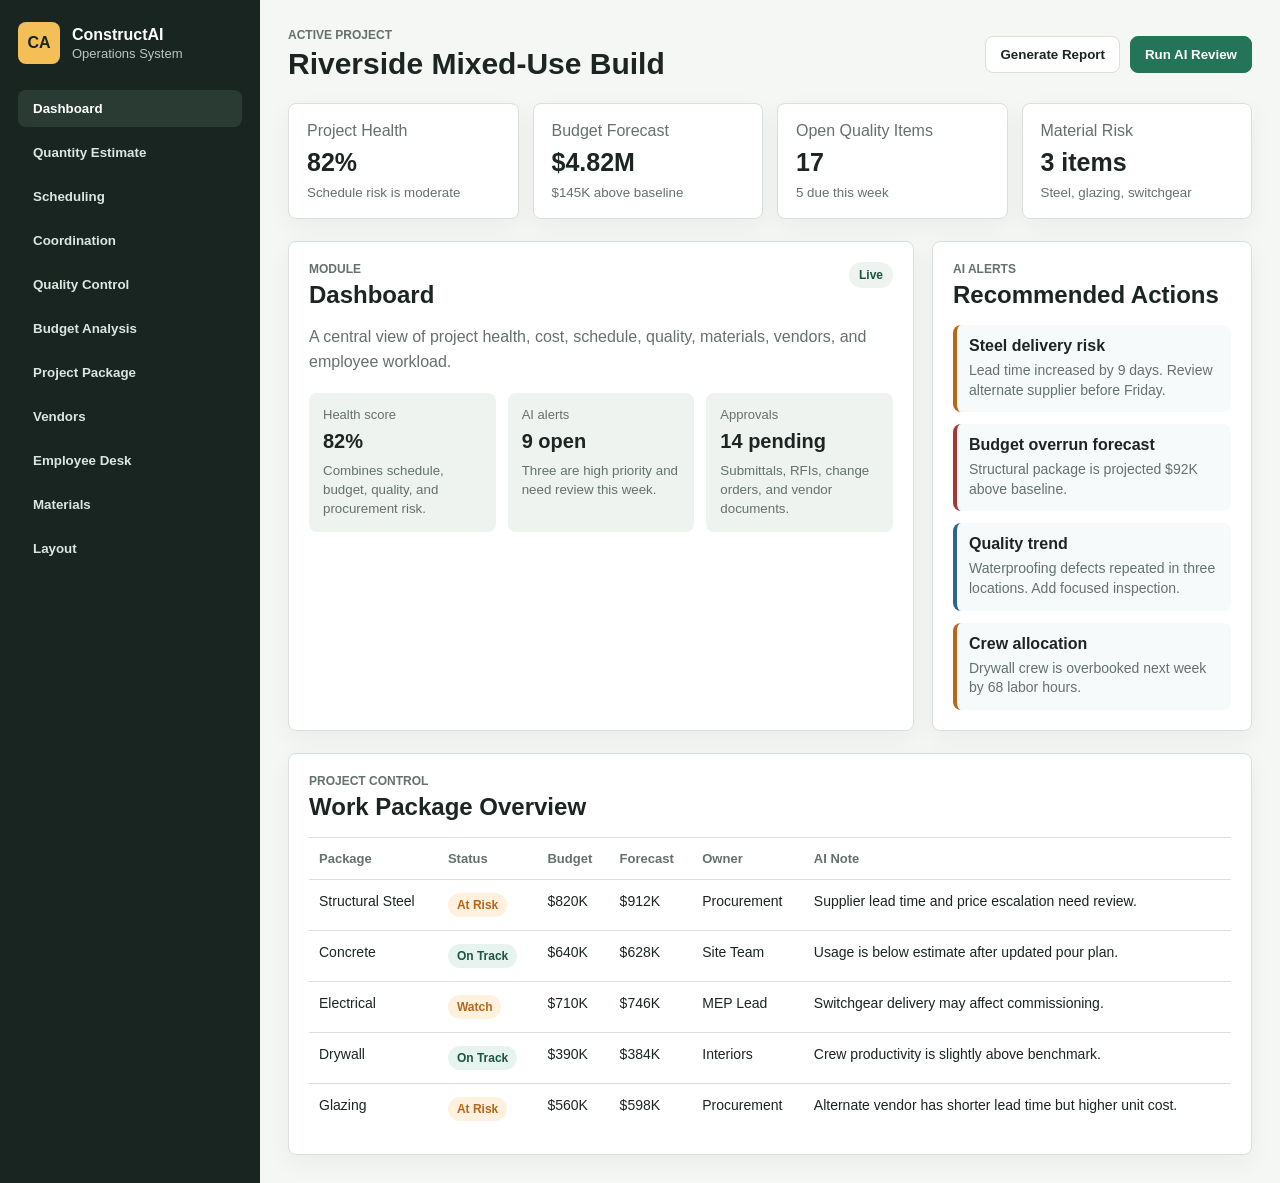
<file: index.html>
<!doctype html>
<html lang="en">
<head>
  <meta charset="utf-8">
  <meta name="viewport" content="width=device-width, initial-scale=1">
  <title>ConstructAI Operations System</title>
  <link rel="stylesheet" href="styles.css">
</head>
<body>
  <aside class="sidebar">
    <div class="brand">
      <div class="brand-mark">CA</div>
      <div>
        <strong>ConstructAI</strong>
        <span>Operations System</span>
      </div>
    </div>

    <nav aria-label="System modules">
      <button class="nav-item active" data-module="dashboard">Dashboard</button>
      <button class="nav-item" data-module="estimate">Quantity Estimate</button>
      <button class="nav-item" data-module="schedule">Scheduling</button>
      <button class="nav-item" data-module="coordination">Coordination</button>
      <button class="nav-item" data-module="quality">Quality Control</button>
      <button class="nav-item" data-module="budget">Budget Analysis</button>
      <button class="nav-item" data-module="package">Project Package</button>
      <button class="nav-item" data-module="vendors">Vendors</button>
      <button class="nav-item" data-module="employees">Employee Desk</button>
      <button class="nav-item" data-module="materials">Materials</button>
      <button class="nav-item" data-module="layout">Layout</button>
    </nav>
  </aside>

  <main class="main">
    <header class="topbar">
      <div>
        <p class="eyebrow">Active project</p>
        <h1>Riverside Mixed-Use Build</h1>
      </div>
      <div class="actions">
        <button>Generate Report</button>
        <button class="primary">Run AI Review</button>
      </div>
    </header>

    <section class="score-row">
      <article>
        <span>Project Health</span>
        <strong>82%</strong>
        <small>Schedule risk is moderate</small>
      </article>
      <article>
        <span>Budget Forecast</span>
        <strong>$4.82M</strong>
        <small>$145K above baseline</small>
      </article>
      <article>
        <span>Open Quality Items</span>
        <strong>17</strong>
        <small>5 due this week</small>
      </article>
      <article>
        <span>Material Risk</span>
        <strong>3 items</strong>
        <small>Steel, glazing, switchgear</small>
      </article>
    </section>

    <section class="content-grid">
      <article class="panel module-panel">
        <div class="panel-header">
          <div>
            <p class="eyebrow">Module</p>
            <h2 id="module-title">Dashboard</h2>
          </div>
          <span id="module-status" class="status">Live</span>
        </div>
        <p id="module-description" class="description"></p>
        <div id="module-details" class="detail-grid"></div>
      </article>

      <article class="panel">
        <div class="panel-header">
          <div>
            <p class="eyebrow">AI alerts</p>
            <h2>Recommended Actions</h2>
          </div>
        </div>
        <div class="alert-list" id="alert-list"></div>
      </article>
    </section>

    <section class="panel wide-panel">
      <div class="panel-header">
        <div>
          <p class="eyebrow">Project control</p>
          <h2>Work Package Overview</h2>
        </div>
      </div>
      <div class="table-wrap">
        <table>
          <thead>
            <tr>
              <th>Package</th>
              <th>Status</th>
              <th>Budget</th>
              <th>Forecast</th>
              <th>Owner</th>
              <th>AI Note</th>
            </tr>
          </thead>
          <tbody id="package-table"></tbody>
        </table>
      </div>
    </section>
  </main>

  <script src="app.js"></script>
</body>
</html>
</file>
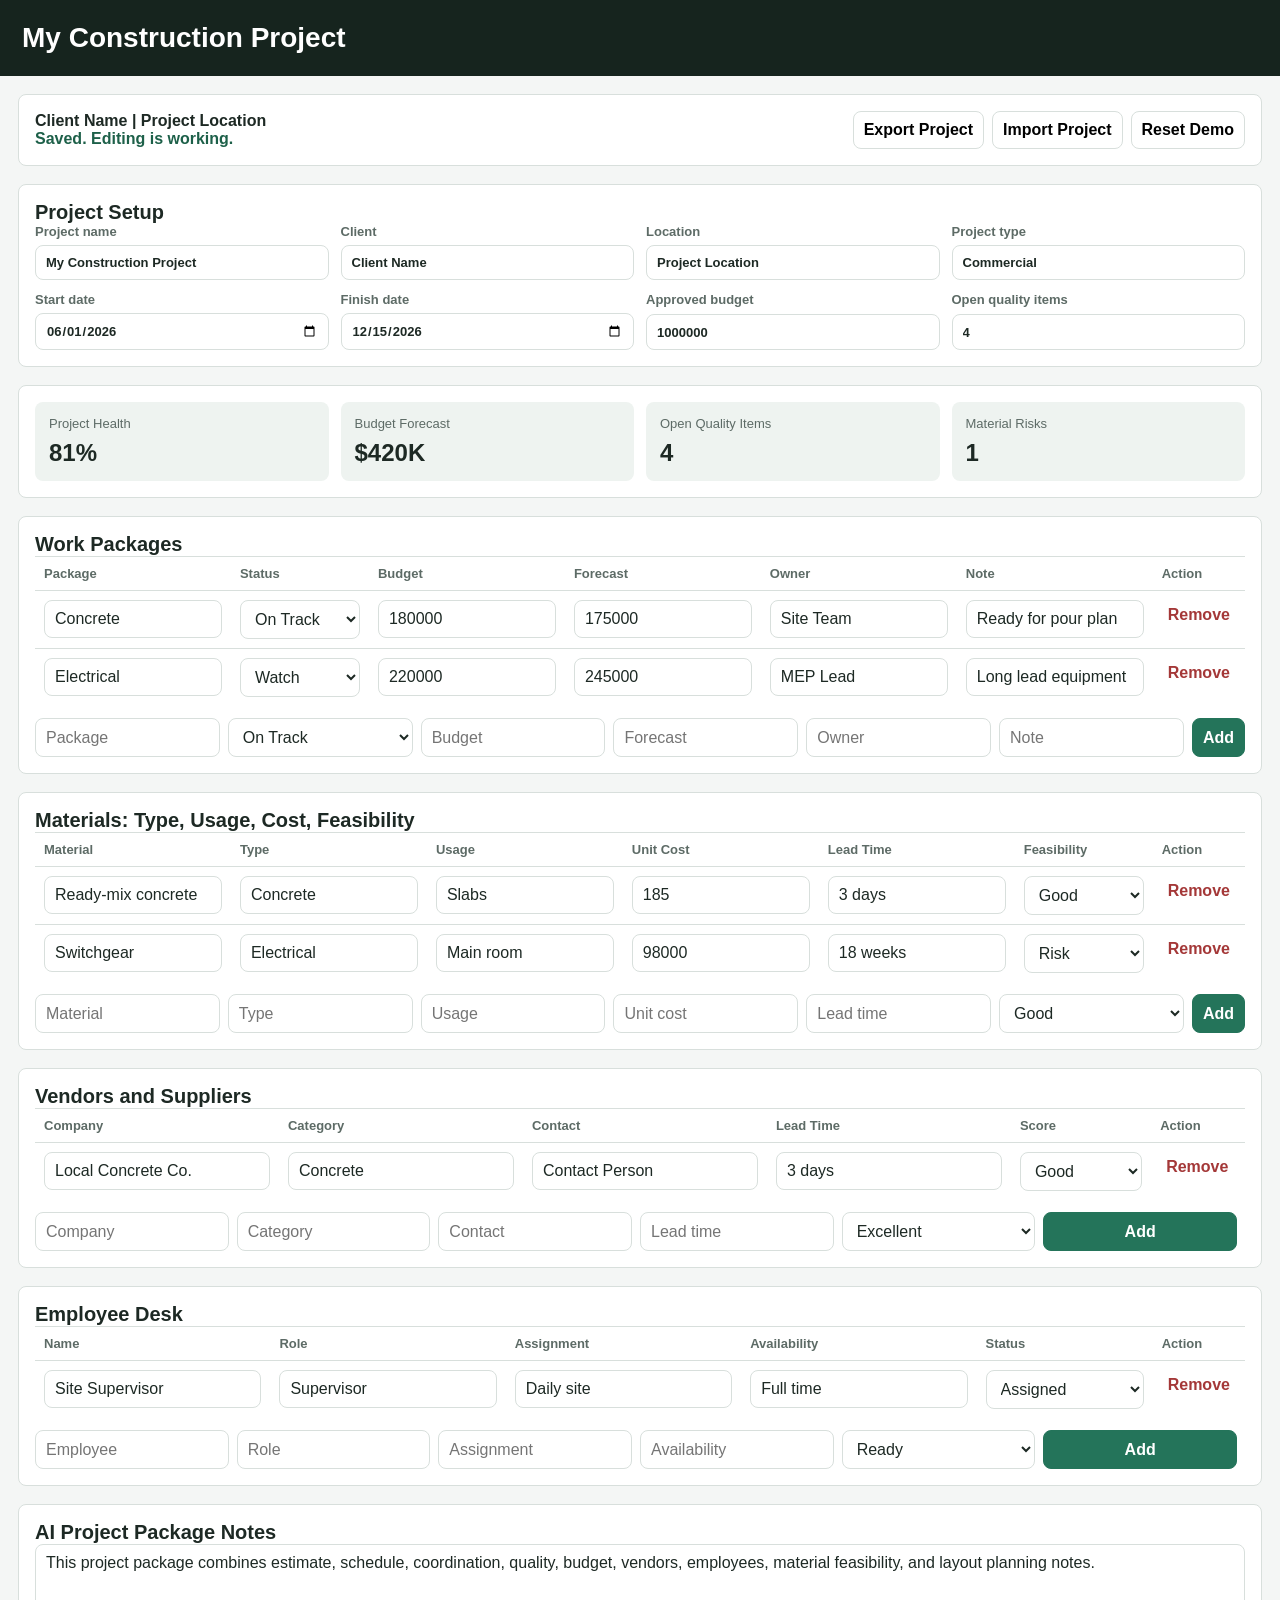
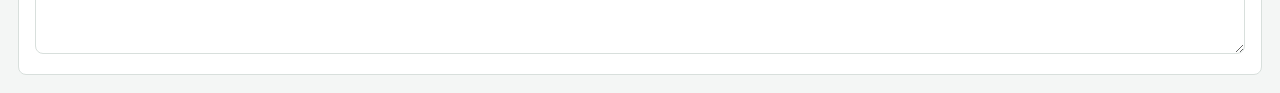
<file: editable-construction-system.html>
<!doctype html>
<html lang="en">
<head>
  <meta charset="utf-8">
  <meta name="viewport" content="width=device-width, initial-scale=1">
  <title>Editable Construction AI System</title>
  <style>
    * { box-sizing: border-box; }
    body { margin: 0; font-family: Arial, Helvetica, sans-serif; background: #f4f6f5; color: #1d2924; }
    header { background: #16241e; color: #fff; padding: 22px; }
    main { display: grid; gap: 18px; padding: 18px; }
    h1, h2 { margin: 0; }
    h1 { font-size: 28px; }
    h2 { font-size: 20px; }
    .bar, section { background: #fff; border: 1px solid #d8dfdc; border-radius: 8px; padding: 16px; }
    .bar { display: flex; justify-content: space-between; gap: 12px; flex-wrap: wrap; align-items: center; }
    .status { color: #1d6049; font-weight: 700; }
    .grid { display: grid; grid-template-columns: repeat(4, minmax(0, 1fr)); gap: 12px; }
    label { display: grid; gap: 6px; color: #5d6b66; font-size: 13px; font-weight: 700; }
    input, select, textarea, button { font: inherit; border-radius: 8px; border: 1px solid #d8dfdc; padding: 9px 10px; }
    input, select, textarea { width: 100%; background: #fff; color: #1d2924; }
    button { cursor: pointer; font-weight: 700; background: #fff; }
    button.primary { background: #24745a; color: #fff; border-color: #24745a; }
    .actions { display: flex; gap: 8px; flex-wrap: wrap; }
    .cards { display: grid; grid-template-columns: repeat(4, minmax(0, 1fr)); gap: 12px; }
    .card { background: #eef3f0; border-radius: 8px; padding: 14px; }
    .card span { color: #5d6b66; display: block; font-size: 13px; margin-bottom: 8px; }
    .card strong { display: block; font-size: 24px; }
    .table-wrap { overflow-x: auto; }
    table { border-collapse: collapse; width: 100%; min-width: 820px; }
    th, td { border-top: 1px solid #d8dfdc; padding: 9px; text-align: left; vertical-align: top; }
    th { color: #5d6b66; font-size: 13px; }
    td input, td select { min-width: 120px; }
    .add-row { display: grid; grid-template-columns: repeat(6, minmax(120px, 1fr)) auto; gap: 8px; margin-top: 12px; }
    .remove { color: #a43838; border: 0; background: transparent; padding: 6px; }
    .hidden { display: none; }
    @media (max-width: 900px) {
      .grid, .cards, .add-row { grid-template-columns: 1fr; }
    }
  </style>
</head>
<body>
  <header>
    <h1 id="title">Construction AI Automation System</h1>
  </header>

  <main>
    <div class="bar">
      <div>
        <strong id="project-label">Editable project workspace</strong>
        <div class="status" id="status">Ready to edit</div>
      </div>
      <div class="actions">
        <button id="exportBtn" type="button">Export Project</button>
        <button id="importBtn" type="button">Import Project</button>
        <button id="resetBtn" type="button">Reset Demo</button>
        <input class="hidden" id="importFile" type="file" accept="application/json">
      </div>
    </div>

    <section>
      <h2>Project Setup</h2>
      <div class="grid" id="projectFields"></div>
    </section>

    <section class="cards">
      <div class="card"><span>Project Health</span><strong id="health">0%</strong></div>
      <div class="card"><span>Budget Forecast</span><strong id="forecast">$0</strong></div>
      <div class="card"><span>Open Quality Items</span><strong id="quality">0</strong></div>
      <div class="card"><span>Material Risks</span><strong id="risks">0</strong></div>
    </section>

    <section>
      <h2>Work Packages</h2>
      <div class="table-wrap"><table id="packagesTable"></table></div>
      <form class="add-row" data-add="packages">
        <input name="name" placeholder="Package" required>
        <select name="status"><option>On Track</option><option>Watch</option><option>At Risk</option></select>
        <input name="budget" type="number" placeholder="Budget" required>
        <input name="forecast" type="number" placeholder="Forecast" required>
        <input name="owner" placeholder="Owner" required>
        <input name="note" placeholder="Note">
        <button class="primary">Add</button>
      </form>
    </section>

    <section>
      <h2>Materials: Type, Usage, Cost, Feasibility</h2>
      <div class="table-wrap"><table id="materialsTable"></table></div>
      <form class="add-row" data-add="materials">
        <input name="name" placeholder="Material" required>
        <input name="type" placeholder="Type" required>
        <input name="usage" placeholder="Usage" required>
        <input name="unitCost" type="number" placeholder="Unit cost" required>
        <input name="leadTime" placeholder="Lead time" required>
        <select name="feasibility"><option>Good</option><option>Review</option><option>Risk</option></select>
        <button class="primary">Add</button>
      </form>
    </section>

    <section>
      <h2>Vendors and Suppliers</h2>
      <div class="table-wrap"><table id="vendorsTable"></table></div>
      <form class="add-row" data-add="vendors">
        <input name="company" placeholder="Company" required>
        <input name="category" placeholder="Category" required>
        <input name="contact" placeholder="Contact" required>
        <input name="leadTime" placeholder="Lead time" required>
        <select name="score"><option>Excellent</option><option>Good</option><option>Review</option></select>
        <button class="primary">Add</button>
      </form>
    </section>

    <section>
      <h2>Employee Desk</h2>
      <div class="table-wrap"><table id="employeesTable"></table></div>
      <form class="add-row" data-add="employees">
        <input name="name" placeholder="Employee" required>
        <input name="role" placeholder="Role" required>
        <input name="assignment" placeholder="Assignment" required>
        <input name="availability" placeholder="Availability" required>
        <select name="status"><option>Ready</option><option>Assigned</option><option>Training Needed</option></select>
        <button class="primary">Add</button>
      </form>
    </section>

    <section>
      <h2>AI Project Package Notes</h2>
      <textarea id="packageNotes" rows="5"></textarea>
    </section>
  </main>

  <script>
    var key = "editable-construction-ai-system";
    var demo = {
      project: {
        name: "My Construction Project",
        client: "Client Name",
        location: "Project Location",
        type: "Commercial",
        startDate: "2026-06-01",
        finishDate: "2026-12-15",
        approvedBudget: 1000000,
        qualityOpen: 4
      },
      packages: [
        { name: "Concrete", status: "On Track", budget: 180000, forecast: 175000, owner: "Site Team", note: "Ready for pour plan" },
        { name: "Electrical", status: "Watch", budget: 220000, forecast: 245000, owner: "MEP Lead", note: "Long lead equipment" }
      ],
      materials: [
        { name: "Ready-mix concrete", type: "Concrete", usage: "Slabs", unitCost: 185, leadTime: "3 days", feasibility: "Good" },
        { name: "Switchgear", type: "Electrical", usage: "Main room", unitCost: 98000, leadTime: "18 weeks", feasibility: "Risk" }
      ],
      vendors: [
        { company: "Local Concrete Co.", category: "Concrete", contact: "Contact Person", leadTime: "3 days", score: "Good" }
      ],
      employees: [
        { name: "Site Supervisor", role: "Supervisor", assignment: "Daily site", availability: "Full time", status: "Assigned" }
      ],
      notes: "This project package combines estimate, schedule, coordination, quality, budget, vendors, employees, material feasibility, and layout planning notes."
    };
    var data = load();

    function copy(obj) { return JSON.parse(JSON.stringify(obj)); }
    function load() {
      try {
        var saved = localStorage.getItem(key);
        return saved ? JSON.parse(saved) : copy(demo);
      } catch (error) {
        return copy(demo);
      }
    }
    function save() {
      try {
        localStorage.setItem(key, JSON.stringify(data));
        text("status", "Saved. Editing is working.");
      } catch (error) {
        text("status", "Editing works, but browser storage is blocked. Use Export Project.");
      }
    }
    function text(id, value) { document.getElementById(id).textContent = value; }
    function money(value) {
      var amount = Number(value || 0);
      if (amount >= 1000000) return "$" + (amount / 1000000).toFixed(2) + "M";
      if (amount >= 1000) return "$" + Math.round(amount / 1000) + "K";
      return "$" + amount.toLocaleString();
    }
    function fields() {
      var list = [
        ["name", "Project name", "text"],
        ["client", "Client", "text"],
        ["location", "Location", "text"],
        ["type", "Project type", "text"],
        ["startDate", "Start date", "date"],
        ["finishDate", "Finish date", "date"],
        ["approvedBudget", "Approved budget", "number"],
        ["qualityOpen", "Open quality items", "number"]
      ];
      document.getElementById("projectFields").innerHTML = list.map(function(item) {
        return '<label><span>' + item[1] + '</span><input data-project="' + item[0] + '" type="' + item[2] + '" value="' + (data.project[item[0]] || "") + '"></label>';
      }).join("");
    }
    function table(id, rows, columns, options) {
      var html = "<thead><tr>" + columns.map(function(c) { return "<th>" + c.label + "</th>"; }).join("") + "<th>Action</th></tr></thead><tbody>";
      html += rows.map(function(row, rowIndex) {
        return "<tr>" + columns.map(function(c) {
          if (c.options) {
            return '<td><select data-table="' + id + '" data-row="' + rowIndex + '" data-field="' + c.key + '">' +
              c.options.map(function(o) { return '<option' + (row[c.key] === o ? " selected" : "") + ">" + o + "</option>"; }).join("") +
              "</select></td>";
          }
          return '<td><input data-table="' + id + '" data-row="' + rowIndex + '" data-field="' + c.key + '" type="' + (c.number ? "number" : "text") + '" value="' + (row[c.key] || "") + '"></td>';
        }).join("") + '<td><button class="remove" data-remove="' + id + '" data-row="' + rowIndex + '" type="button">Remove</button></td></tr>';
      }).join("");
      document.getElementById(id + "Table").innerHTML = html + "</tbody>";
    }
    function updateSummary() {
      text("title", data.project.name || "Construction AI Automation System");
      text("project-label", (data.project.client || "Client") + " | " + (data.project.location || "Location"));
      var budget = data.packages.reduce(function(sum, row) { return sum + Number(row.budget || 0); }, 0);
      var forecast = data.packages.reduce(function(sum, row) { return sum + Number(row.forecast || 0); }, 0);
      var packageRisks = data.packages.filter(function(row) { return row.status !== "On Track"; }).length;
      var materialRisks = data.materials.filter(function(row) { return row.feasibility !== "Good"; }).length;
      var health = Math.max(40, 100 - packageRisks * 8 - materialRisks * 7 - Math.min(20, Number(data.project.qualityOpen || 0)));
      text("health", health + "%");
      text("forecast", money(forecast || data.project.approvedBudget));
      text("quality", data.project.qualityOpen || 0);
      text("risks", materialRisks);
    }
    function render() {
      fields();
      updateSummary();
      document.getElementById("packageNotes").value = data.notes || "";
      table("packages", data.packages, [
        { key: "name", label: "Package" },
        { key: "status", label: "Status", options: ["On Track", "Watch", "At Risk"] },
        { key: "budget", label: "Budget", number: true },
        { key: "forecast", label: "Forecast", number: true },
        { key: "owner", label: "Owner" },
        { key: "note", label: "Note" }
      ]);
      table("materials", data.materials, [
        { key: "name", label: "Material" },
        { key: "type", label: "Type" },
        { key: "usage", label: "Usage" },
        { key: "unitCost", label: "Unit Cost", number: true },
        { key: "leadTime", label: "Lead Time" },
        { key: "feasibility", label: "Feasibility", options: ["Good", "Review", "Risk"] }
      ]);
      table("vendors", data.vendors, [
        { key: "company", label: "Company" },
        { key: "category", label: "Category" },
        { key: "contact", label: "Contact" },
        { key: "leadTime", label: "Lead Time" },
        { key: "score", label: "Score", options: ["Excellent", "Good", "Review"] }
      ]);
      table("employees", data.employees, [
        { key: "name", label: "Name" },
        { key: "role", label: "Role" },
        { key: "assignment", label: "Assignment" },
        { key: "availability", label: "Availability" },
        { key: "status", label: "Status", options: ["Ready", "Assigned", "Training Needed"] }
      ]);
      save();
    }
    document.addEventListener("input", function(event) {
      var target = event.target;
      if (target.dataset.project) {
        data.project[target.dataset.project] = target.type === "number" ? Number(target.value || 0) : target.value;
        save();
        updateSummary();
      }
      if (target.dataset.table) {
        var row = data[target.dataset.table][Number(target.dataset.row)];
        row[target.dataset.field] = target.type === "number" ? Number(target.value || 0) : target.value;
        save();
        updateSummary();
      }
      if (target.id === "packageNotes") {
        data.notes = target.value;
        save();
      }
    });
    document.addEventListener("change", function(event) {
      var target = event.target;
      if (target.dataset.table) {
        data[target.dataset.table][Number(target.dataset.row)][target.dataset.field] = target.value;
        save();
        render();
      }
      if (target.id === "importFile" && target.files.length) {
        var reader = new FileReader();
        reader.onload = function() {
          try {
            data = JSON.parse(reader.result);
            save();
            render();
          } catch (error) {
            text("status", "Import failed. Please use a project JSON export.");
          }
        };
        reader.readAsText(target.files[0]);
      }
    });
    document.addEventListener("submit", function(event) {
      if (!event.target.dataset.add) return;
      event.preventDefault();
      var item = {};
      Array.prototype.forEach.call(event.target.elements, function(field) {
        if (field.name) item[field.name] = field.type === "number" ? Number(field.value || 0) : field.value;
      });
      data[event.target.dataset.add].push(item);
      event.target.reset();
      save();
      render();
    });
    document.addEventListener("click", function(event) {
      var target = event.target;
      if (target.dataset.remove) {
        data[target.dataset.remove].splice(Number(target.dataset.row), 1);
        save();
        render();
      }
      if (target.id === "resetBtn") {
        data = copy(demo);
        save();
        render();
      }
      if (target.id === "importBtn") document.getElementById("importFile").click();
      if (target.id === "exportBtn") {
        var blob = new Blob([JSON.stringify(data, null, 2)], { type: "application/json" });
        var url = URL.createObjectURL(blob);
        var link = document.createElement("a");
        link.href = url;
        link.download = "construction-project.json";
        link.click();
        URL.revokeObjectURL(url);
      }
    });
    render();
  </script>
</body>
</html>
</file>
<file: styles.css>
:root {
  --ink: #1c2522;
  --muted: #64716c;
  --line: #d9dfdc;
  --surface: #ffffff;
  --soft: #eef3f0;
  --accent: #24745a;
  --accent-strong: #195540;
  --warning: #b86618;
  --danger: #a43838;
  --blue: #2e668a;
}

* {
  box-sizing: border-box;
}

body {
  margin: 0;
  color: var(--ink);
  font-family: Arial, Helvetica, sans-serif;
  background: #f5f7f5;
  display: grid;
  grid-template-columns: 260px 1fr;
  min-height: 100vh;
}

button {
  border: 1px solid var(--line);
  background: var(--surface);
  color: var(--ink);
  border-radius: 8px;
  padding: 10px 14px;
  font-weight: 700;
  cursor: pointer;
}

.primary {
  background: var(--accent);
  border-color: var(--accent);
  color: #fff;
}

.sidebar {
  background: #182520;
  color: #fff;
  padding: 22px 18px;
}

.brand {
  display: flex;
  align-items: center;
  gap: 12px;
  margin-bottom: 26px;
}

.brand-mark {
  width: 42px;
  height: 42px;
  display: grid;
  place-items: center;
  border-radius: 8px;
  background: #f4bf56;
  color: #182520;
  font-weight: 800;
}

.brand span {
  display: block;
  color: #b8c6c0;
  font-size: 13px;
  margin-top: 2px;
}

nav {
  display: grid;
  gap: 7px;
}

.nav-item {
  width: 100%;
  text-align: left;
  background: transparent;
  border-color: transparent;
  color: #dce6e1;
}

.nav-item:hover,
.nav-item.active {
  background: #2a3b34;
  color: #fff;
}

.main {
  padding: 28px;
  display: grid;
  gap: 22px;
  align-content: start;
}

.topbar {
  display: flex;
  align-items: center;
  justify-content: space-between;
  gap: 20px;
}

.topbar h1,
.panel h2 {
  margin: 0;
  letter-spacing: 0;
}

.topbar h1 {
  font-size: 30px;
}

.actions {
  display: flex;
  gap: 10px;
  flex-wrap: wrap;
}

.eyebrow {
  margin: 0 0 5px;
  color: var(--muted);
  font-size: 12px;
  font-weight: 800;
  text-transform: uppercase;
}

.score-row {
  display: grid;
  grid-template-columns: repeat(4, minmax(0, 1fr));
  gap: 14px;
}

.score-row article,
.panel {
  background: var(--surface);
  border: 1px solid var(--line);
  border-radius: 8px;
  box-shadow: 0 8px 24px rgba(28, 37, 34, 0.05);
}

.score-row article {
  padding: 18px;
  display: grid;
  gap: 8px;
}

.score-row span,
.score-row small {
  color: var(--muted);
}

.score-row strong {
  font-size: 25px;
}

.content-grid {
  display: grid;
  grid-template-columns: minmax(0, 1.35fr) minmax(320px, 0.65fr);
  gap: 18px;
}

.panel {
  padding: 20px;
}

.panel-header {
  display: flex;
  align-items: start;
  justify-content: space-between;
  gap: 16px;
  margin-bottom: 16px;
}

.status {
  background: var(--soft);
  border-radius: 999px;
  color: var(--accent-strong);
  font-size: 12px;
  font-weight: 800;
  padding: 6px 10px;
}

.description {
  color: var(--muted);
  line-height: 1.55;
  max-width: 850px;
}

.detail-grid {
  display: grid;
  grid-template-columns: repeat(3, minmax(0, 1fr));
  gap: 12px;
  margin-top: 18px;
}

.detail-card {
  background: var(--soft);
  border-radius: 8px;
  padding: 14px;
  min-height: 108px;
}

.detail-card span {
  color: var(--muted);
  display: block;
  font-size: 13px;
  margin-bottom: 8px;
}

.detail-card strong {
  display: block;
  font-size: 20px;
  margin-bottom: 8px;
}

.detail-card small {
  color: var(--muted);
  line-height: 1.35;
}

.alert-list {
  display: grid;
  gap: 12px;
}

.alert {
  border-left: 4px solid var(--blue);
  background: #f7fafb;
  border-radius: 8px;
  padding: 12px;
}

.alert.warning {
  border-left-color: var(--warning);
}

.alert.danger {
  border-left-color: var(--danger);
}

.alert strong {
  display: block;
  margin-bottom: 6px;
}

.alert span {
  color: var(--muted);
  font-size: 14px;
  line-height: 1.4;
}

.wide-panel {
  overflow: hidden;
}

.table-wrap {
  overflow-x: auto;
}

table {
  width: 100%;
  border-collapse: collapse;
  min-width: 760px;
}

th,
td {
  text-align: left;
  border-top: 1px solid var(--line);
  padding: 13px 10px;
  vertical-align: top;
}

th {
  color: var(--muted);
  font-size: 13px;
}

td {
  font-size: 14px;
}

.pill {
  display: inline-block;
  border-radius: 999px;
  padding: 5px 9px;
  background: var(--soft);
  font-weight: 800;
  font-size: 12px;
}

.pill.risk {
  background: #fff1dd;
  color: var(--warning);
}

.pill.good {
  background: #e7f3ee;
  color: var(--accent-strong);
}

@media (max-width: 1000px) {
  body {
    grid-template-columns: 1fr;
  }

  .sidebar {
    position: static;
  }

  nav {
    grid-template-columns: repeat(2, minmax(0, 1fr));
  }

  .score-row,
  .content-grid,
  .detail-grid {
    grid-template-columns: 1fr;
  }

  .topbar {
    align-items: start;
    flex-direction: column;
  }
}
</file>
